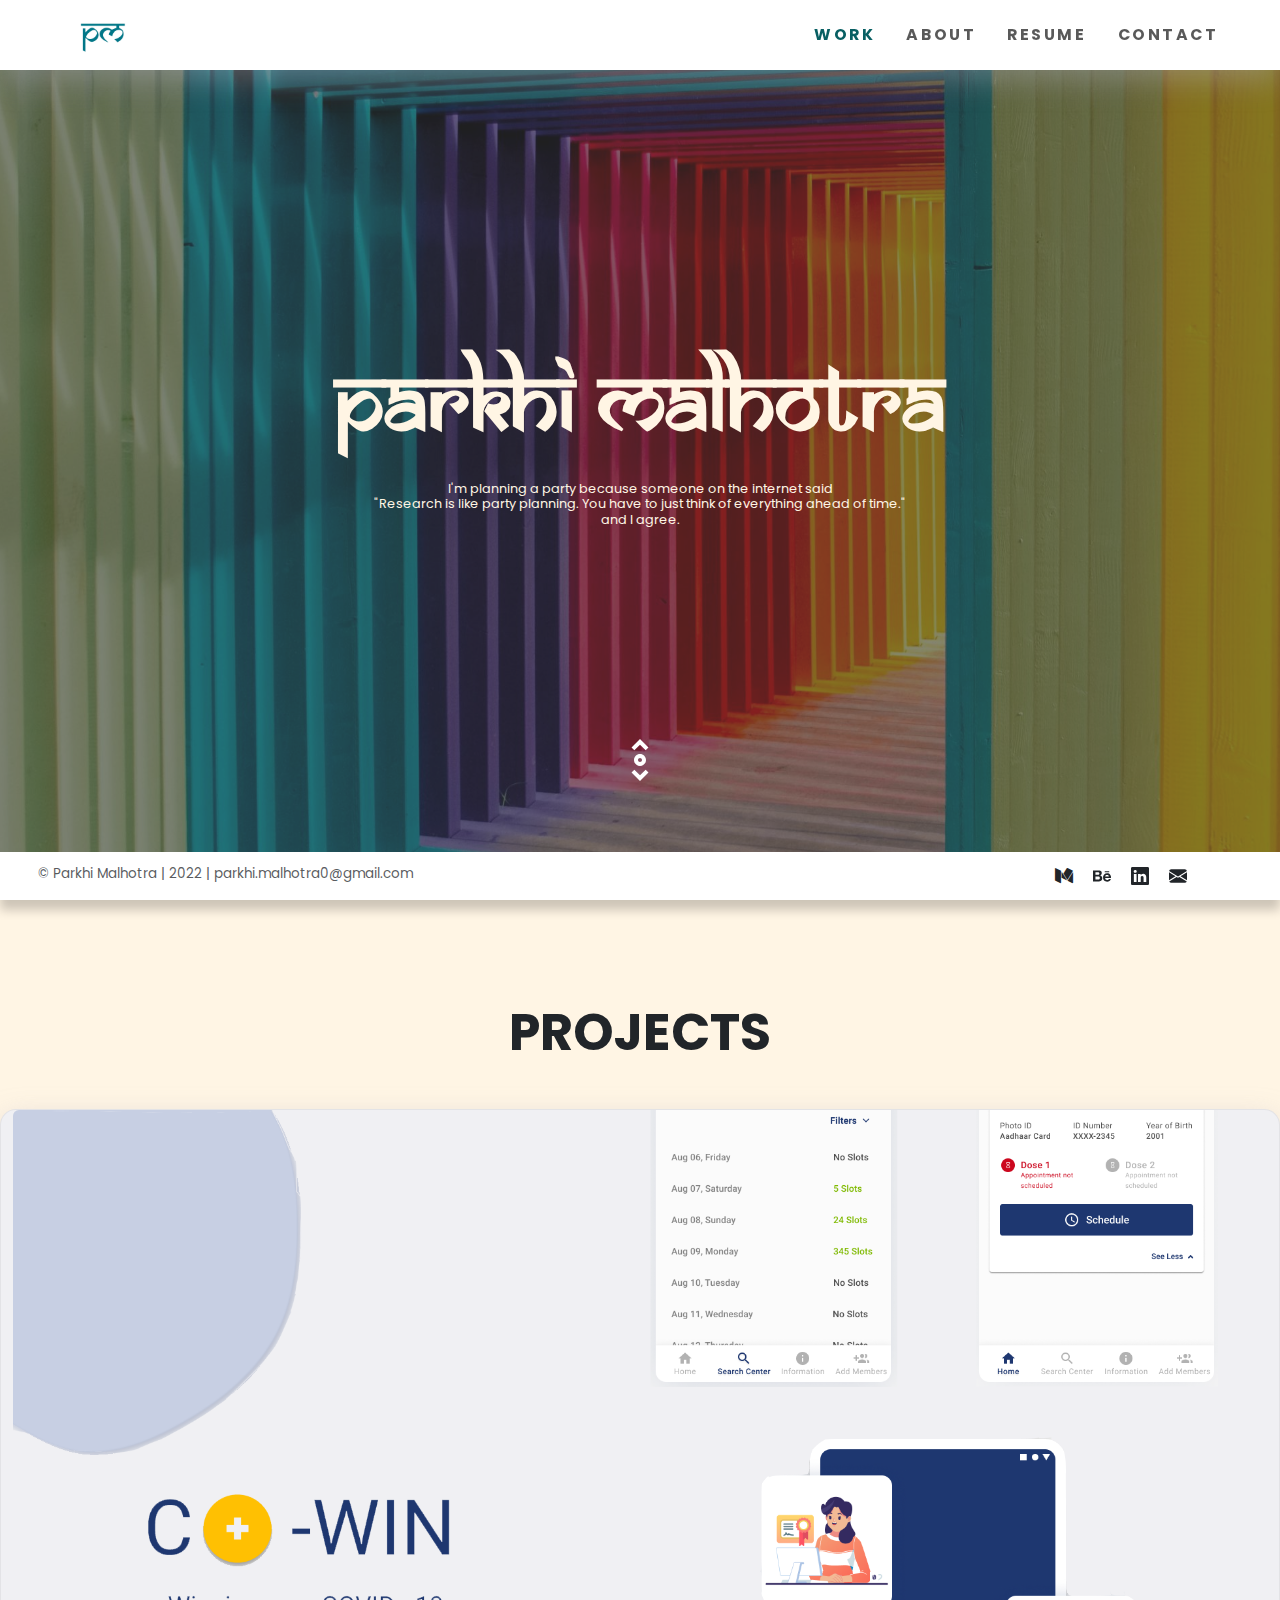
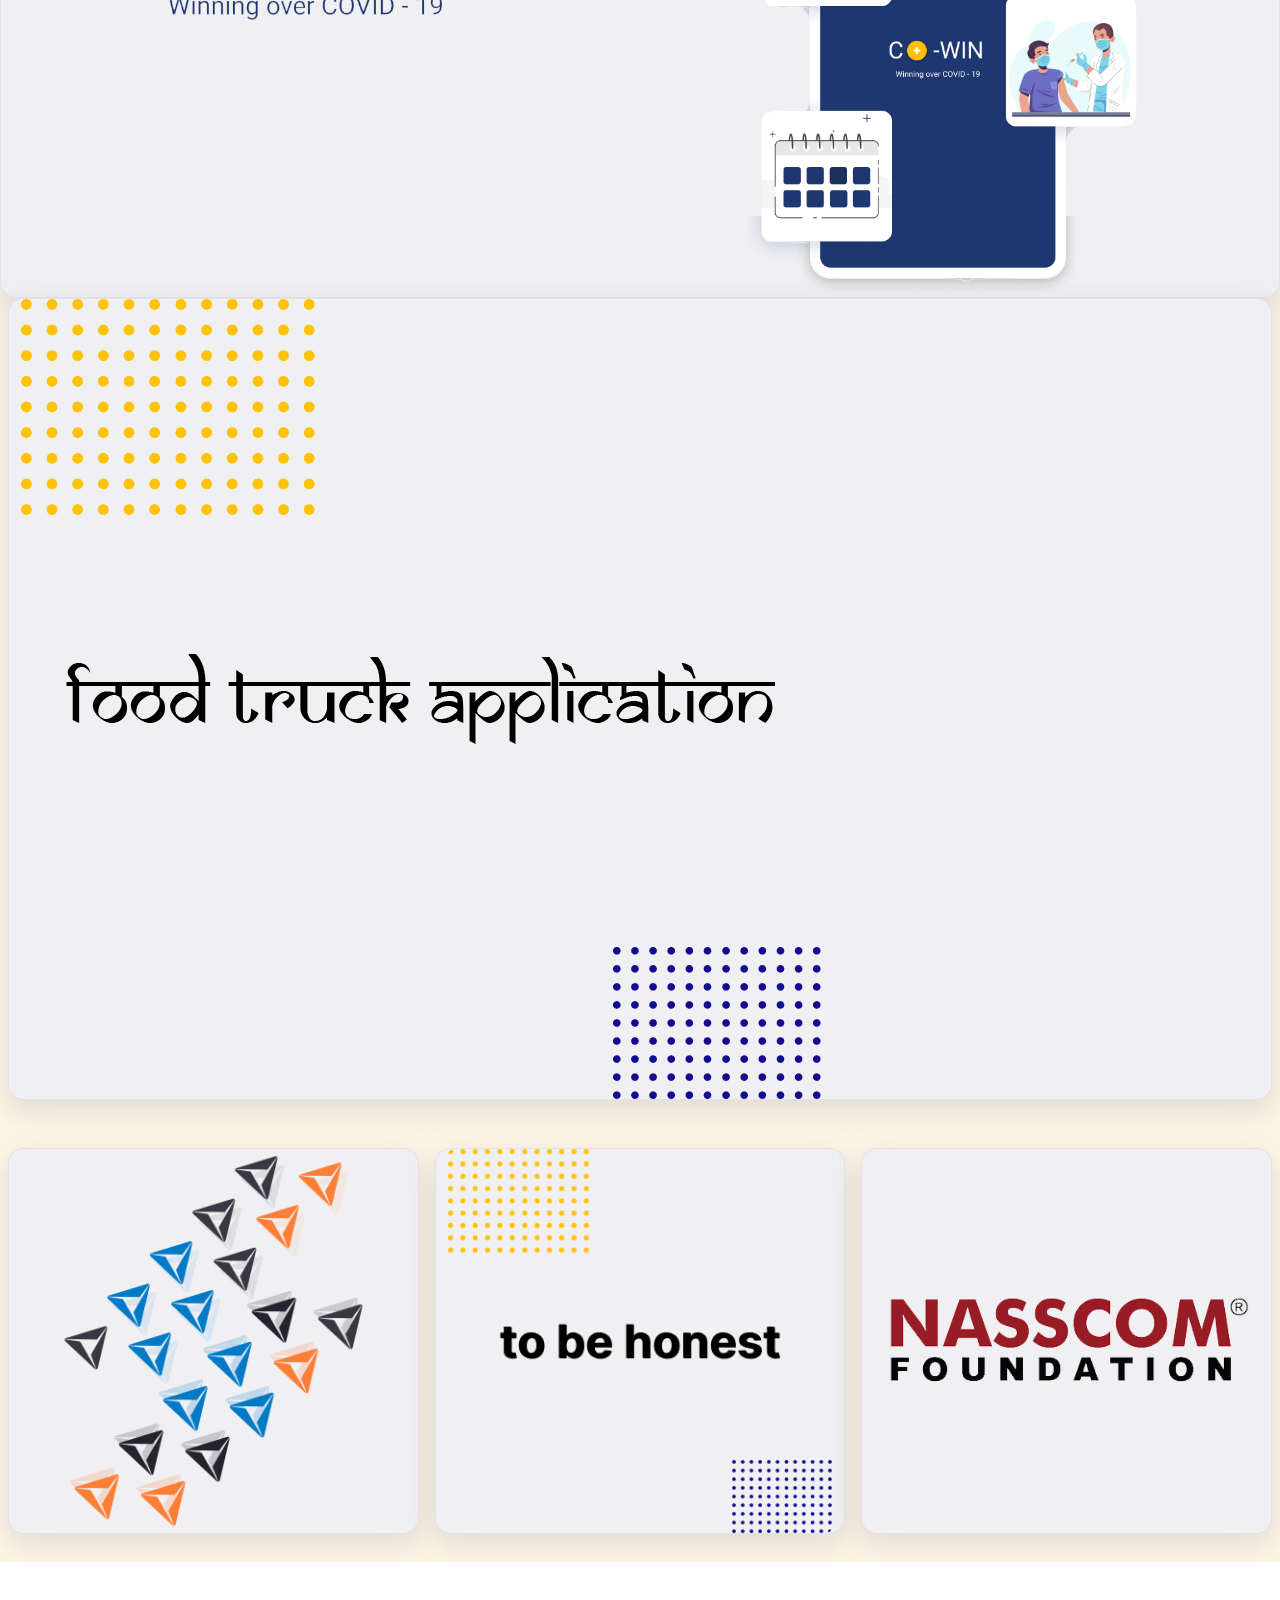
<file: index.html>
<!DOCTYPE html>
<html data-bs-theme="light" lang="en">

<head>
    <meta charset="utf-8">
    <meta name="viewport" content="width=device-width, initial-scale=1.0, shrink-to-fit=no">
    <title>Purkkhi</title>
    <link rel="stylesheet" href="assets/bootstrap/css/bootstrap.min.css">
    <link rel="stylesheet" href="https://fonts.googleapis.com/css?family=Annie+Use+Your+Telescope&amp;display=swap">
    <link rel="stylesheet" href="https://fonts.googleapis.com/css?family=Caveat&amp;display=swap">
    <link rel="stylesheet" href="https://fonts.googleapis.com/css?family=Poppins&amp;display=swap">
    <link rel="stylesheet" href="assets/css/Samarkan.css">
    <link rel="stylesheet" href="assets/css/Sofia%20Pro.css">
    <link rel="stylesheet" href="assets/fonts/font-awesome.min.css">
    <link rel="stylesheet" href="assets/css/Footer-Multi-Column-icons.css">
    <link rel="stylesheet" href="assets/css/Hero-Clean-images-1.css">
    <link rel="stylesheet" href="assets/css/snip1577.css">
</head>

<body style="margin:0px!important;">
    <nav class="navbar navbar-expand-md fixed-top navbar-light" id="navbar">
        <div class="container-fluid"><a class="navbar-brand" href="index.html"><img src="assets/img/logooo.jpeg" style="max-height: 6vh;"></a><button data-bs-toggle="collapse" class="navbar-toggler" data-bs-target="#navcol-1"><span class="visually-hidden">Toggle navigation</span><span class="navbar-toggler-icon"></span></button>
            <div class="collapse navbar-collapse" id="navcol-1">
                <ul class="navbar-nav ms-auto">
                    <li class="nav-item"><a class="nav-link active m-auto" href="index.html">Work</a></li>
                    <li class="nav-item"><a class="nav-link m-auto" href="about.html">About</a></li>
                    <li class="nav-item"><a class="nav-link m-auto" href="https://github.com/malhotraparkhi/Resume/blob/main/Parkhi%20Malhotra%20-%20Resume.pdf" target="_blank">RESUME</a></li>
                    <li class="nav-item" style="/*background: #085F63;*/border-radius: 4px;"><a class="nav-link" href="mailto:parkhi.malhotra0@gmail.com">Contact</a></li>
                </ul>
            </div>
        </div>
    </nav>
    <section class="d-flex flex-column justify-content-center align-items-center mx-auto" id="bitmoji-about" style="height: 100vh;margin: 0% 0% 0% 0%;color: white;background: url(&quot;assets/img/robert-katzki-jbtfM0XBeRc-unsplash.jpg&quot;) center / cover no-repeat;padding: 0px;">
        <div class="row gy-4 gy-md-0" style="height: 100%;width: 100%;background: rgba(51,51,51,0.6);box-shadow: 0px 10px 10px rgba(0,0,0,0.2);margin: 0px;">
            <div class="col text-center text-md-start d-flex d-sm-flex d-md-flex justify-content-start align-items-center align-items-md-center" style="font-family: 'Poppins';">
                <div class="mx-auto" id="homehead-div" style="text-align: center;">
                    <h2 class="text-uppercase fw-bold" style="font-family: Samarkan;font-size: 10vh;color: #FFF5E4;">PARKHI MALHOTRA</h2>
                    <h2 class="fw-bold" id="subhead-l" style="font-size: 1vw;color: #FFF5E4;"><br><span style="font-weight: normal !important;">I'm planning a party because someone on the internet said </span><br><span style="font-weight: normal !important;">"Research is like party planning. You have to just think of everything ahead of time." </span><br><span style="font-weight: normal !important;">and I agree.</span><br><br></h2>
                    <h2 class="fw-bold" id="subhead-p" style="font-size: 1.5vh;color: #FFF5E4;"><br><span style="font-weight: normal !important;">I'm planning a party because someone on the internet said "Research is like party planning. You have to just think of everything ahead of time." and I agree.</span><br><br></h2>
                </div>
            </div>
        </div>
        <div style="cursor:pointer;padding: 2%;text-align: center;position:absolute;bottom:10%;" onclick="document.getElementById(&quot;work-exp-p&quot;).scrollIntoView();"><svg xmlns="http://www.w3.org/2000/svg" width="1em" height="1em" viewBox="0 0 24 24" fill="none" style="font-size:3rem;" onclick="document.getElementById(&quot;work-exp-l&quot;).scrollIntoView();">
                <path d="M9.17154 16.8182L7.75732 18.2324L12 22.475L16.2426 18.2324L14.8284 16.8182L12 19.6466L9.17154 16.8182Z" fill="currentColor"></path>
                <path d="M14.8284 7.182L16.2426 5.76779L12 1.52515L7.75733 5.76779L9.17155 7.182L12 4.35357L14.8284 7.182Z" fill="currentColor"></path>
                <path fill-rule="evenodd" clip-rule="evenodd" d="M12 9.00018C13.6569 9.00018 15 10.3433 15 12.0002C15 13.657 13.6569 15.0002 12 15.0002C10.3431 15.0002 9 13.657 9 12.0002C9 10.3433 10.3431 9.00018 12 9.00018ZM12 11.0002C12.5523 11.0002 13 11.4479 13 12.0002C13 12.5525 12.5523 13.0002 12 13.0002C11.4477 13.0002 11 12.5525 11 12.0002C11 11.4479 11.4477 11.0002 12 11.0002Z" fill="currentColor"></path>
            </svg></div>
    </section>
    <section class="flex-column justify-content-center align-items-center mx-auto" id="work-exp-l" style="padding: 0%;width: 100%;min-height: 100vh;margin: 0% 0% 3% 0%;background: #FFF5E4;">
        <h2 class="text-uppercase fw-bold" style="font-size: 4vw;font-family: 'Poppins';margin: 8% 0% 2% 0%;">PROJECTS</h2>
        <div class="row d-flex flex-row justify-content-center" style="width:100%;margin:20px 0px">
            <div class="col-xxl-7 workexp-cols snip1577" style="margin:0px 8px;" onclick="window.open(&quot;https://medium.com/design-bootcamp/case-study-co-win-mobile-application-concept-1673a0535c91&quot;,&quot;_blank&quot;);">
                <div class="workexp-img"><img class="rounded img-fluid d-block" src="assets/img/Cowin%20cover%20image%202.png"></div>
                <div class="figcaption">
                    <h3><strong>Co-Win: Mobile Application Concept</strong><br></h3>
                </div>
            </div>
            <div class="col workexp-cols snip1577" style="width:39%;margin:0px 8px;" onclick="window.open(&quot;https://github.com/malhotraparkhi/Food-Truck-Application/blob/main/Food%20Truck%20Application.pdf&quot;,&quot;_blank&quot;);">
                <div class="workexp-img" style="height: 100%;"><img src="assets/img/foodtruck.png"></div>
                <div class="figcaption">
                    <h3>Food Truck Application</h3>
                </div>
            </div>
        </div>
        <div class="row d-flex flex-column justify-content-center mx-auto flex-sm-column flex-md-column flex-lg-column flex-xl-row flex-xxl-row" style="width:100%;margin:20px 0px">
            <div class="col d-flex justify-content-center workexp-cols snip1577 group-3" style="margin: 8px;" onclick="window.open(&quot;https://medium.com/@malhotraparkhi/an-overview-of-the-work-i-carried-out-during-my-ux-internship-at-sanridge-47f2dd9a9f83&quot;,&quot;_blank&quot;);">
                <div class="workexp-img" style="height: 100%;"><img src="assets/img/Group%204972.png"></div>
                <div class="figcaption">
                    <h3>SanRidge x Excelli</h3>
                </div>
            </div>
            <div class="col d-flex justify-content-center workexp-cols snip1577 group-3" style="margin: 8px;">
                <div><img class="rounded img-fluid d-block w-100 fit-cover workexp-img" src="assets/img/tbhccc.png"></div>
                <div class="figcaption">
                    <h3>TBH Circle</h3>
                </div>
            </div>
            <div class="col d-flex justify-content-center workexp-cols snip1577 group-3" style="margin: 8px;">
                <div class="d-flex"><img class="rounded img-fluid d-block w-100 fit-cover workexp-img" src="assets/img/nasscom%20foundation.png"></div>
                <div class="figcaption">
                    <h3>NASSCOM Foundation</h3>
                </div>
            </div>
        </div>
    </section>
    <section class="flex-column justify-content-center align-items-center mx-auto" id="work-exp-p" style="padding-top: 10%;width: 100%;min-height: 100vh;margin: 0% 0% 8% 0%;background: #FFF5E4;">
        <h2 class="text-uppercase fw-bold" style="font-size: 6vh;font-family: 'Poppins';margin: 8% 0%;">PROJECTS</h2>
        <div class="row d-flex justify-content-center" id="projects-toprow" style="width:100%;margin:8px 0px">
            <div class="col-xxl-7 workexp-cols snip1577 group-3" style="margin:8px;" onclick="window.open(&quot;https://medium.com/design-bootcamp/case-study-co-win-mobile-application-concept-1673a0535c91&quot;,&quot;_blank&quot;);">
                <div class="workexp-img"><img class="rounded img-fluid d-block" src="assets/img/Cowin%20cover%20image%202%20square.png"></div>
                <div class="figcaption">
                    <h3><strong>Co-Win: Mobile Application Concept</strong><br></h3>
                </div>
            </div>
            <div class="col workexp-cols snip1577 group-3" style="margin:8px;" onclick="window.open(&quot;https://github.com/malhotraparkhi/Food-Truck-Application/blob/main/Food%20Truck%20Application.pdf&quot;,&quot;_blank&quot;);">
                <div class="workexp-img" style="height: 100%;"><img src="assets/img/foodtruck.png"></div>
                <div class="figcaption">
                    <h3>Food Truck Application</h3>
                </div>
            </div>
        </div>
        <div class="row d-flex flex-column justify-content-center mx-auto flex-sm-column flex-md-column flex-lg-column flex-xl-row flex-xxl-row" style="width: 100%;margin: 8px 0px 30% 0px;">
            <div class="col d-flex justify-content-center mx-auto workexp-cols snip1577 group-3" style="margin: 8px;" onclick="window.open(&quot;https://medium.com/@malhotraparkhi/an-overview-of-the-work-i-carried-out-during-my-ux-internship-at-sanridge-47f2dd9a9f83&quot;,&quot;_blank&quot;);">
                <div class="workexp-img" style="height: 100%;"><img src="assets/img/Group%204972.png"></div>
                <div class="figcaption">
                    <h3>SanRidge x Excelli</h3>
                </div>
            </div>
            <div class="col d-flex justify-content-center mx-auto workexp-cols snip1577 group-3" style="margin: 8px;">
                <div><img class="rounded img-fluid d-block w-100 fit-auto workexp-img" src="assets/img/tbhccc.png"></div>
                <div class="figcaption">
                    <h3>TBH Circle</h3>
                </div>
            </div>
            <div class="col d-flex justify-content-center mx-auto workexp-cols snip1577 group-3" style="margin: 8px;">
                <div><img class="rounded img-fluid d-block w-100 fit-cover workexp-img" src="assets/img/nasscom%20foundation.png"></div>
                <div class="figcaption">
                    <h3>NASSCOM Foundation</h3>
                </div>
            </div>
        </div>
    </section>
    <footer id="footer-l" class="footer-holder">
        <p class="text-muted mb-0 copyright-statement">© Parkhi Malhotra |&nbsp;2022 | parkhi.malhotra0@gmail.com</p>
        <ul class="list-inline d-flex flex-row justify-content-center align-items-center" id="social-icons">
            <li class="list-inline-item d-flex justify-content-center align-items-center icons" onclick="window.open(&quot;https://medium.com/@malhotraparkhi&quot;,&quot;_blank&quot;);"><i class="fa fa-medium"></i></li>
            <li class="list-inline-item d-flex justify-content-center align-items-center icons" onclick="window.open(&quot;https://www.behance.net/parkhimalhotra&quot;,&quot;_blank&quot;);"><svg xmlns="http://www.w3.org/2000/svg" width="1em" height="1em" fill="currentColor" viewBox="0 0 16 16" class="bi bi-behance">
                    <path d="M4.654 3c.461 0 .887.035 1.278.14.39.07.711.216.996.391.286.176.497.426.641.747.14.32.216.711.216 1.137 0 .496-.106.922-.356 1.242-.215.32-.566.606-.997.817.606.176 1.067.496 1.348.922.281.426.461.957.461 1.563 0 .496-.105.922-.285 1.278a2.317 2.317 0 0 1-.782.887c-.32.215-.711.39-1.137.496a5.329 5.329 0 0 1-1.278.176L0 12.803V3h4.654zm-.285 3.978c.39 0 .71-.105.957-.285.246-.18.355-.497.355-.887 0-.216-.035-.426-.105-.567a.981.981 0 0 0-.32-.355 1.84 1.84 0 0 0-.461-.176c-.176-.035-.356-.035-.567-.035H2.17v2.31c0-.005 2.2-.005 2.2-.005zm.105 4.193c.215 0 .426-.035.606-.07.176-.035.356-.106.496-.216s.25-.215.356-.39c.07-.176.14-.391.14-.641 0-.496-.14-.852-.426-1.102-.285-.215-.676-.32-1.137-.32H2.17v2.734h2.305v.005zm6.858-.035c.286.285.711.426 1.278.426.39 0 .746-.106 1.032-.286.285-.215.46-.426.53-.64h1.74c-.286.851-.712 1.457-1.278 1.848-.566.355-1.243.566-2.06.566a4.135 4.135 0 0 1-1.527-.285 2.827 2.827 0 0 1-1.137-.782 2.851 2.851 0 0 1-.712-1.172c-.175-.461-.25-.957-.25-1.528 0-.531.07-1.032.25-1.493.18-.46.426-.852.747-1.207.32-.32.711-.606 1.137-.782a4.018 4.018 0 0 1 1.493-.285c.606 0 1.137.105 1.598.355.46.25.817.532 1.102.958.285.39.496.851.641 1.348.07.496.105.996.07 1.563h-5.15c0 .58.21 1.11.496 1.396zm2.24-3.732c-.25-.25-.642-.391-1.103-.391-.32 0-.566.07-.781.176-.215.105-.356.25-.496.39a.957.957 0 0 0-.25.497c-.036.175-.07.32-.07.46h3.196c-.07-.526-.25-.882-.497-1.132zm-3.127-3.728h3.978v.957h-3.978v-.957z"></path>
                </svg></li>
            <li class="list-inline-item d-flex justify-content-center align-items-center icons" onclick="window.open(&quot;https://www.linkedin.com/in/parkhi-malhotra-a0358b18a/&quot;,&quot;_blank&quot;);"><svg xmlns="http://www.w3.org/2000/svg" width="1em" height="1em" fill="currentColor" viewBox="0 0 16 16" class="bi bi-linkedin">
                    <path d="M0 1.146C0 .513.526 0 1.175 0h13.65C15.474 0 16 .513 16 1.146v13.708c0 .633-.526 1.146-1.175 1.146H1.175C.526 16 0 15.487 0 14.854V1.146zm4.943 12.248V6.169H2.542v7.225h2.401zm-1.2-8.212c.837 0 1.358-.554 1.358-1.248-.015-.709-.52-1.248-1.342-1.248-.822 0-1.359.54-1.359 1.248 0 .694.521 1.248 1.327 1.248h.016zm4.908 8.212V9.359c0-.216.016-.432.08-.586.173-.431.568-.878 1.232-.878.869 0 1.216.662 1.216 1.634v3.865h2.401V9.25c0-2.22-1.184-3.252-2.764-3.252-1.274 0-1.845.7-2.165 1.193v.025h-.016a5.54 5.54 0 0 1 .016-.025V6.169h-2.4c.03.678 0 7.225 0 7.225h2.4z"></path>
                </svg></li>
            <li class="list-inline-item d-flex justify-content-center align-items-center icons" onclick="window.open(&quot;mailto:parkhi.malhotra0@gmail.com&quot;)"><svg xmlns="http://www.w3.org/2000/svg" width="1em" height="1em" fill="currentColor" viewBox="0 0 16 16" class="bi bi-envelope-fill">
                    <path d="M.05 3.555A2 2 0 0 1 2 2h12a2 2 0 0 1 1.95 1.555L8 8.414.05 3.555ZM0 4.697v7.104l5.803-3.558L0 4.697ZM6.761 8.83l-6.57 4.027A2 2 0 0 0 2 14h12a2 2 0 0 0 1.808-1.144l-6.57-4.027L8 9.586l-1.239-.757Zm3.436-.586L16 11.801V4.697l-5.803 3.546Z"></path>
                </svg></li>
        </ul>
    </footer>
    <footer class="flex-column-reverse justify-content-center footer-holder" id="footer-p" style="margin-top:5%;">
        <p class="text-muted mb-0 copyright-statement" style="text-align:center;padding:0% 0% 2% 0%;">© Parkhi Malhotra |&nbsp;2022 | parkhi.malhotra0@gmail.com</p>
        <ul class="list-inline d-flex flex-row justify-content-center align-items-center" id="social-icons-1" style="padding:2% 0% 0% 0%;">
            <li class="list-inline-item d-flex justify-content-center align-items-center icons" onclick="window.open(&quot;https://medium.com/@malhotraparkhi&quot;,&quot;_blank&quot;);"><i class="fa fa-medium"></i></li>
            <li class="list-inline-item d-flex justify-content-center align-items-center icons" onclick="window.open(&quot;https://www.behance.net/parkhimalhotra&quot;,&quot;_blank&quot;);"><svg xmlns="http://www.w3.org/2000/svg" width="1em" height="1em" fill="currentColor" viewBox="0 0 16 16" class="bi bi-behance">
                    <path d="M4.654 3c.461 0 .887.035 1.278.14.39.07.711.216.996.391.286.176.497.426.641.747.14.32.216.711.216 1.137 0 .496-.106.922-.356 1.242-.215.32-.566.606-.997.817.606.176 1.067.496 1.348.922.281.426.461.957.461 1.563 0 .496-.105.922-.285 1.278a2.317 2.317 0 0 1-.782.887c-.32.215-.711.39-1.137.496a5.329 5.329 0 0 1-1.278.176L0 12.803V3h4.654zm-.285 3.978c.39 0 .71-.105.957-.285.246-.18.355-.497.355-.887 0-.216-.035-.426-.105-.567a.981.981 0 0 0-.32-.355 1.84 1.84 0 0 0-.461-.176c-.176-.035-.356-.035-.567-.035H2.17v2.31c0-.005 2.2-.005 2.2-.005zm.105 4.193c.215 0 .426-.035.606-.07.176-.035.356-.106.496-.216s.25-.215.356-.39c.07-.176.14-.391.14-.641 0-.496-.14-.852-.426-1.102-.285-.215-.676-.32-1.137-.32H2.17v2.734h2.305v.005zm6.858-.035c.286.285.711.426 1.278.426.39 0 .746-.106 1.032-.286.285-.215.46-.426.53-.64h1.74c-.286.851-.712 1.457-1.278 1.848-.566.355-1.243.566-2.06.566a4.135 4.135 0 0 1-1.527-.285 2.827 2.827 0 0 1-1.137-.782 2.851 2.851 0 0 1-.712-1.172c-.175-.461-.25-.957-.25-1.528 0-.531.07-1.032.25-1.493.18-.46.426-.852.747-1.207.32-.32.711-.606 1.137-.782a4.018 4.018 0 0 1 1.493-.285c.606 0 1.137.105 1.598.355.46.25.817.532 1.102.958.285.39.496.851.641 1.348.07.496.105.996.07 1.563h-5.15c0 .58.21 1.11.496 1.396zm2.24-3.732c-.25-.25-.642-.391-1.103-.391-.32 0-.566.07-.781.176-.215.105-.356.25-.496.39a.957.957 0 0 0-.25.497c-.036.175-.07.32-.07.46h3.196c-.07-.526-.25-.882-.497-1.132zm-3.127-3.728h3.978v.957h-3.978v-.957z"></path>
                </svg></li>
            <li class="list-inline-item d-flex justify-content-center align-items-center icons" onclick="window.open(&quot;https://www.linkedin.com/in/parkhi-malhotra-a0358b18a/&quot;,&quot;_blank&quot;);"><svg xmlns="http://www.w3.org/2000/svg" width="1em" height="1em" fill="currentColor" viewBox="0 0 16 16" class="bi bi-linkedin">
                    <path d="M0 1.146C0 .513.526 0 1.175 0h13.65C15.474 0 16 .513 16 1.146v13.708c0 .633-.526 1.146-1.175 1.146H1.175C.526 16 0 15.487 0 14.854V1.146zm4.943 12.248V6.169H2.542v7.225h2.401zm-1.2-8.212c.837 0 1.358-.554 1.358-1.248-.015-.709-.52-1.248-1.342-1.248-.822 0-1.359.54-1.359 1.248 0 .694.521 1.248 1.327 1.248h.016zm4.908 8.212V9.359c0-.216.016-.432.08-.586.173-.431.568-.878 1.232-.878.869 0 1.216.662 1.216 1.634v3.865h2.401V9.25c0-2.22-1.184-3.252-2.764-3.252-1.274 0-1.845.7-2.165 1.193v.025h-.016a5.54 5.54 0 0 1 .016-.025V6.169h-2.4c.03.678 0 7.225 0 7.225h2.4z"></path>
                </svg></li>
            <li class="list-inline-item d-flex justify-content-center align-items-center icons" onclick="window.open(&quot;mailto:parkhi.malhotra0@gmail.com&quot;)"><svg xmlns="http://www.w3.org/2000/svg" width="1em" height="1em" fill="currentColor" viewBox="0 0 16 16" class="bi bi-envelope-fill">
                    <path d="M.05 3.555A2 2 0 0 1 2 2h12a2 2 0 0 1 1.95 1.555L8 8.414.05 3.555ZM0 4.697v7.104l5.803-3.558L0 4.697ZM6.761 8.83l-6.57 4.027A2 2 0 0 0 2 14h12a2 2 0 0 0 1.808-1.144l-6.57-4.027L8 9.586l-1.239-.757Zm3.436-.586L16 11.801V4.697l-5.803 3.546Z"></path>
                </svg></li>
        </ul>
    </footer>
    <script src="assets/bootstrap/js/bootstrap.min.js"></script>
    <script src="assets/js/slidechange.js"></script>
</body>

</html>
</file>
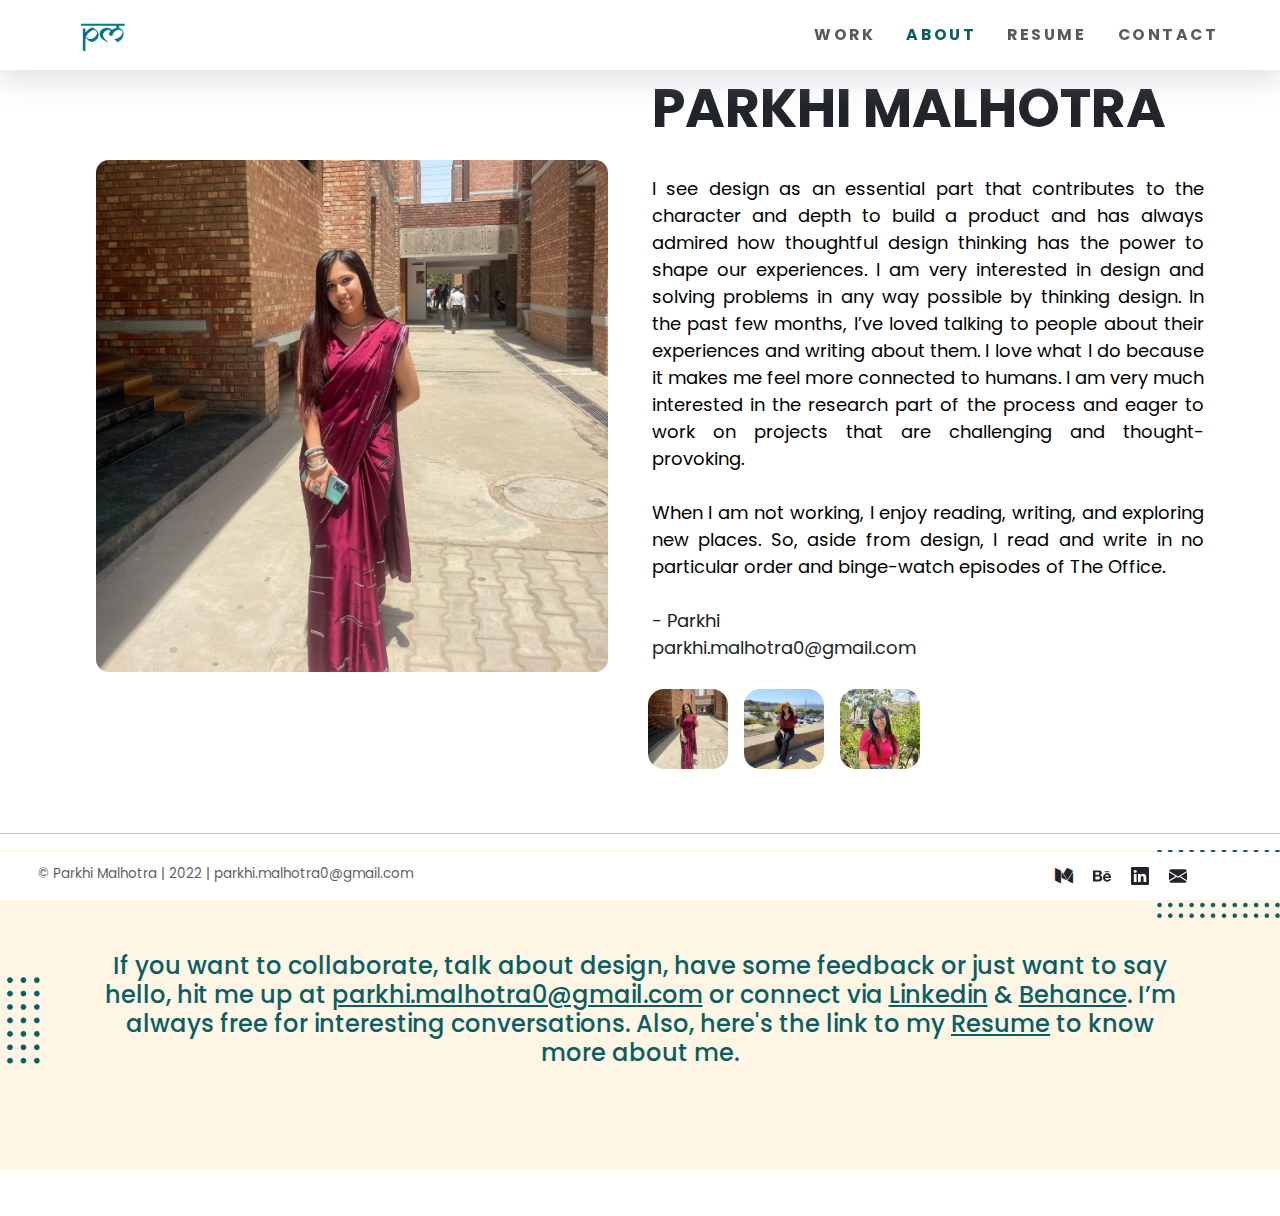
<file: about.html>
<!DOCTYPE html>
<html data-bs-theme="light" lang="en">

<head>
    <meta charset="utf-8">
    <meta name="viewport" content="width=device-width, initial-scale=1.0, shrink-to-fit=no">
    <title>Purkkhi</title>
    <link rel="stylesheet" href="assets/bootstrap/css/bootstrap.min.css">
    <link rel="stylesheet" href="https://fonts.googleapis.com/css?family=Annie+Use+Your+Telescope&amp;display=swap">
    <link rel="stylesheet" href="https://fonts.googleapis.com/css?family=Caveat&amp;display=swap">
    <link rel="stylesheet" href="https://fonts.googleapis.com/css?family=Poppins&amp;display=swap">
    <link rel="stylesheet" href="assets/css/Samarkan.css">
    <link rel="stylesheet" href="assets/css/Sofia%20Pro.css">
    <link rel="stylesheet" href="assets/fonts/font-awesome.min.css">
    <link rel="stylesheet" href="assets/css/Footer-Multi-Column-icons.css">
    <link rel="stylesheet" href="assets/css/Hero-Clean-images-1.css">
    <link rel="stylesheet" href="assets/css/snip1577.css">
</head>

<body>
    <nav class="navbar navbar-expand-md fixed-top navbar-light" id="navbar">
        <div class="container-fluid"><a class="navbar-brand" href="index.html"><img src="assets/img/logooo.jpeg" style="max-height: 6vh;"></a><button data-bs-toggle="collapse" class="navbar-toggler" data-bs-target="#navcol-1"><span class="visually-hidden">Toggle navigation</span><span class="navbar-toggler-icon"></span></button>
            <div class="collapse navbar-collapse" id="navcol-1">
                <ul class="navbar-nav ms-auto">
                    <li class="nav-item"><a class="nav-link m-auto" href="index.html">Work</a></li>
                    <li class="nav-item"><a class="nav-link active m-auto" href="about.html">About</a></li>
                    <li class="nav-item"><a class="nav-link m-auto" href="https://github.com/malhotraparkhi/Resume/blob/main/Parkhi%20Malhotra%20-%20Resume.pdf" target="_blank">RESUME</a></li>
                    <li class="nav-item" style="/*background: #085F63;*/border-radius: 4px;"><a class="nav-link" href="mailto:parkhi.malhotra0@gmail.com">Contact</a></li>
                </ul>
            </div>
        </div>
    </nav>
    <section class="d-flex flex-row justify-content-center align-items-center mx-auto" id="bitmoji-about">
        <div class="row g-0" style="height: 100%;">
            <div class="col-md-6" id="pic-l" style="padding: 0%;justify-content: center;align-items: center;">
                <div id="bitmoji-div" style="background-image: url(&quot;assets/img/dp1.jpeg&quot;);"></div>
            </div>
            <div class="col-md-6" id="pic-p" style="height: 100%;width: 100%;padding: 0%;justify-content: center;align-items: center;">
                <div id="bitmoji-div-p" style="background: url(&quot;assets/img/dp1.jpeg&quot;) center / cover no-repeat;"></div>
            </div>
            <div class="col text-center text-md-start d-flex flex-column" style="font-family: 'Poppins'">
                <div style="padding: 2%;">
                    <h2 class="text-uppercase fw-bold" style="font-size: 6vh;font-family: 'Poppins';">PARKHI MALHOTRA</h2>
                    <p style="margin: 0;text-align: justify;font-size: 2vh;"><br><span style="color: rgb(0, 0, 0); background-color: transparent;">I see design as an essential part that contributes to the character and depth to build a product and has always admired how thoughtful design thinking has the power to shape our experiences. I am very interested in design and solving problems in any way possible by thinking design. In the past few months, I’ve loved talking to people about their experiences and writing about them. I love what I do because it makes me feel more connected to humans. I am very much interested in the research part of the process and eager to work on projects that are challenging and thought-provoking.</span><br><br><span style="color: rgb(0, 0, 0); background-color: transparent;">When I am not working, I enjoy reading, writing, and exploring new places. So, aside from design, I read and write in no particular order and binge-watch episodes of The Office.</span><br><br><span style="color: rgb(32, 33, 36);">- Parkhi</span><br></p>
                    <p style="font-size: 2vh;font-family: 'Poppins';text-align: left;">parkhi.malhotra0@gmail.com</p>
                </div>
                <div id="image-carousel"><img class="about-carousel-slides" src="assets/img/dp1.jpeg" onclick="slideswitcher(2)"><img class="about-carousel-slides" src="assets/img/dp2.jpg" onclick="slideswitcher(0)"><img class="about-carousel-slides" src="assets/img/dp3.jpg" onclick="slideswitcher(1)"></div>
            </div>
        </div>
    </section>
    <hr>
    <section id="grid-l" style="margin: 0% 0% 3% 0%;">
        <div class="d-flex flex-column justify-content-center flex-sm-column flex-md-column flex-lg-column flex-xl-row flex-xxl-row">
            <h4 class="about-highlight" style="background: url(&quot;assets/img/about-highlight.png&quot;) top / contain no-repeat, #FFF5E4;">If you want to collaborate, talk about design, have some feedback or just want to say hello, hit me up at <span onclick="window.open(&quot;mailto:parkhi.malhotra0@gmail.com&quot;);" style="text-decoration:underline;cursor:pointer;">parkhi.malhotra0@gmail.com</span>&nbsp;or connect via <span onclick="window.open(&quot;https://www.linkedin.com/in/parkhi-malhotra-a0358b18a/&quot;,&quot;_blank&quot;);" style="text-decoration:underline;cursor:pointer;">Linkedin</span>&nbsp;&amp;&nbsp;<span onclick="window.open(&quot;https://www.behance.net/parkhimalhotra&quot;,&quot;_blank&quot;);" style="text-decoration:underline;cursor:pointer;">Behance</span>. I’m always free for interesting conversations. Also, here's the link to my&nbsp;<span onclick="window.open(&quot;https://github.com/malhotraparkhi/Resume/blob/main/Parkhi%20Malhotra%20-%20Resume.pdf&quot;,&quot;_blank&quot;);" style="text-decoration:underline;cursor:pointer;">Resume</span>&nbsp;to know more about me.</h4>
        </div>
    </section>
    <footer id="footer-l" class="footer-holder">
        <p class="text-muted mb-0 copyright-statement">© Parkhi Malhotra |&nbsp;2022 | parkhi.malhotra0@gmail.com</p>
        <ul class="list-inline d-flex flex-row justify-content-center align-items-center" id="social-icons">
            <li class="list-inline-item d-flex justify-content-center align-items-center icons" onclick="window.open(&quot;https://medium.com/@malhotraparkhi&quot;,&quot;_blank&quot;);"><i class="fa fa-medium"></i></li>
            <li class="list-inline-item d-flex justify-content-center align-items-center icons" onclick="window.open(&quot;https://www.behance.net/parkhimalhotra&quot;,&quot;_blank&quot;);"><svg xmlns="http://www.w3.org/2000/svg" width="1em" height="1em" fill="currentColor" viewBox="0 0 16 16" class="bi bi-behance">
                    <path d="M4.654 3c.461 0 .887.035 1.278.14.39.07.711.216.996.391.286.176.497.426.641.747.14.32.216.711.216 1.137 0 .496-.106.922-.356 1.242-.215.32-.566.606-.997.817.606.176 1.067.496 1.348.922.281.426.461.957.461 1.563 0 .496-.105.922-.285 1.278a2.317 2.317 0 0 1-.782.887c-.32.215-.711.39-1.137.496a5.329 5.329 0 0 1-1.278.176L0 12.803V3h4.654zm-.285 3.978c.39 0 .71-.105.957-.285.246-.18.355-.497.355-.887 0-.216-.035-.426-.105-.567a.981.981 0 0 0-.32-.355 1.84 1.84 0 0 0-.461-.176c-.176-.035-.356-.035-.567-.035H2.17v2.31c0-.005 2.2-.005 2.2-.005zm.105 4.193c.215 0 .426-.035.606-.07.176-.035.356-.106.496-.216s.25-.215.356-.39c.07-.176.14-.391.14-.641 0-.496-.14-.852-.426-1.102-.285-.215-.676-.32-1.137-.32H2.17v2.734h2.305v.005zm6.858-.035c.286.285.711.426 1.278.426.39 0 .746-.106 1.032-.286.285-.215.46-.426.53-.64h1.74c-.286.851-.712 1.457-1.278 1.848-.566.355-1.243.566-2.06.566a4.135 4.135 0 0 1-1.527-.285 2.827 2.827 0 0 1-1.137-.782 2.851 2.851 0 0 1-.712-1.172c-.175-.461-.25-.957-.25-1.528 0-.531.07-1.032.25-1.493.18-.46.426-.852.747-1.207.32-.32.711-.606 1.137-.782a4.018 4.018 0 0 1 1.493-.285c.606 0 1.137.105 1.598.355.46.25.817.532 1.102.958.285.39.496.851.641 1.348.07.496.105.996.07 1.563h-5.15c0 .58.21 1.11.496 1.396zm2.24-3.732c-.25-.25-.642-.391-1.103-.391-.32 0-.566.07-.781.176-.215.105-.356.25-.496.39a.957.957 0 0 0-.25.497c-.036.175-.07.32-.07.46h3.196c-.07-.526-.25-.882-.497-1.132zm-3.127-3.728h3.978v.957h-3.978v-.957z"></path>
                </svg></li>
            <li class="list-inline-item d-flex justify-content-center align-items-center icons" onclick="window.open(&quot;https://www.linkedin.com/in/parkhi-malhotra-a0358b18a/&quot;,&quot;_blank&quot;);"><svg xmlns="http://www.w3.org/2000/svg" width="1em" height="1em" fill="currentColor" viewBox="0 0 16 16" class="bi bi-linkedin">
                    <path d="M0 1.146C0 .513.526 0 1.175 0h13.65C15.474 0 16 .513 16 1.146v13.708c0 .633-.526 1.146-1.175 1.146H1.175C.526 16 0 15.487 0 14.854V1.146zm4.943 12.248V6.169H2.542v7.225h2.401zm-1.2-8.212c.837 0 1.358-.554 1.358-1.248-.015-.709-.52-1.248-1.342-1.248-.822 0-1.359.54-1.359 1.248 0 .694.521 1.248 1.327 1.248h.016zm4.908 8.212V9.359c0-.216.016-.432.08-.586.173-.431.568-.878 1.232-.878.869 0 1.216.662 1.216 1.634v3.865h2.401V9.25c0-2.22-1.184-3.252-2.764-3.252-1.274 0-1.845.7-2.165 1.193v.025h-.016a5.54 5.54 0 0 1 .016-.025V6.169h-2.4c.03.678 0 7.225 0 7.225h2.4z"></path>
                </svg></li>
            <li class="list-inline-item d-flex justify-content-center align-items-center icons" onclick="window.open(&quot;mailto:parkhi.malhotra0@gmail.com&quot;)"><svg xmlns="http://www.w3.org/2000/svg" width="1em" height="1em" fill="currentColor" viewBox="0 0 16 16" class="bi bi-envelope-fill">
                    <path d="M.05 3.555A2 2 0 0 1 2 2h12a2 2 0 0 1 1.95 1.555L8 8.414.05 3.555ZM0 4.697v7.104l5.803-3.558L0 4.697ZM6.761 8.83l-6.57 4.027A2 2 0 0 0 2 14h12a2 2 0 0 0 1.808-1.144l-6.57-4.027L8 9.586l-1.239-.757Zm3.436-.586L16 11.801V4.697l-5.803 3.546Z"></path>
                </svg></li>
        </ul>
    </footer>
    <footer class="flex-column-reverse justify-content-center footer-holder" id="footer-p" style="margin-top:5%;">
        <p class="text-muted mb-0 copyright-statement" style="text-align:center;padding:0% 0% 2% 0%;">© Parkhi Malhotra |&nbsp;2022 | parkhi.malhotra0@gmail.com</p>
        <ul class="list-inline d-flex flex-row justify-content-center align-items-center" id="social-icons-1" style="padding:2% 0% 0% 0%;">
            <li class="list-inline-item d-flex justify-content-center align-items-center icons" onclick="window.open(&quot;https://medium.com/@malhotraparkhi&quot;,&quot;_blank&quot;);"><i class="fa fa-medium"></i></li>
            <li class="list-inline-item d-flex justify-content-center align-items-center icons" onclick="window.open(&quot;https://www.behance.net/parkhimalhotra&quot;,&quot;_blank&quot;);"><svg xmlns="http://www.w3.org/2000/svg" width="1em" height="1em" fill="currentColor" viewBox="0 0 16 16" class="bi bi-behance">
                    <path d="M4.654 3c.461 0 .887.035 1.278.14.39.07.711.216.996.391.286.176.497.426.641.747.14.32.216.711.216 1.137 0 .496-.106.922-.356 1.242-.215.32-.566.606-.997.817.606.176 1.067.496 1.348.922.281.426.461.957.461 1.563 0 .496-.105.922-.285 1.278a2.317 2.317 0 0 1-.782.887c-.32.215-.711.39-1.137.496a5.329 5.329 0 0 1-1.278.176L0 12.803V3h4.654zm-.285 3.978c.39 0 .71-.105.957-.285.246-.18.355-.497.355-.887 0-.216-.035-.426-.105-.567a.981.981 0 0 0-.32-.355 1.84 1.84 0 0 0-.461-.176c-.176-.035-.356-.035-.567-.035H2.17v2.31c0-.005 2.2-.005 2.2-.005zm.105 4.193c.215 0 .426-.035.606-.07.176-.035.356-.106.496-.216s.25-.215.356-.39c.07-.176.14-.391.14-.641 0-.496-.14-.852-.426-1.102-.285-.215-.676-.32-1.137-.32H2.17v2.734h2.305v.005zm6.858-.035c.286.285.711.426 1.278.426.39 0 .746-.106 1.032-.286.285-.215.46-.426.53-.64h1.74c-.286.851-.712 1.457-1.278 1.848-.566.355-1.243.566-2.06.566a4.135 4.135 0 0 1-1.527-.285 2.827 2.827 0 0 1-1.137-.782 2.851 2.851 0 0 1-.712-1.172c-.175-.461-.25-.957-.25-1.528 0-.531.07-1.032.25-1.493.18-.46.426-.852.747-1.207.32-.32.711-.606 1.137-.782a4.018 4.018 0 0 1 1.493-.285c.606 0 1.137.105 1.598.355.46.25.817.532 1.102.958.285.39.496.851.641 1.348.07.496.105.996.07 1.563h-5.15c0 .58.21 1.11.496 1.396zm2.24-3.732c-.25-.25-.642-.391-1.103-.391-.32 0-.566.07-.781.176-.215.105-.356.25-.496.39a.957.957 0 0 0-.25.497c-.036.175-.07.32-.07.46h3.196c-.07-.526-.25-.882-.497-1.132zm-3.127-3.728h3.978v.957h-3.978v-.957z"></path>
                </svg></li>
            <li class="list-inline-item d-flex justify-content-center align-items-center icons" onclick="window.open(&quot;https://www.linkedin.com/in/parkhi-malhotra-a0358b18a/&quot;,&quot;_blank&quot;);"><svg xmlns="http://www.w3.org/2000/svg" width="1em" height="1em" fill="currentColor" viewBox="0 0 16 16" class="bi bi-linkedin">
                    <path d="M0 1.146C0 .513.526 0 1.175 0h13.65C15.474 0 16 .513 16 1.146v13.708c0 .633-.526 1.146-1.175 1.146H1.175C.526 16 0 15.487 0 14.854V1.146zm4.943 12.248V6.169H2.542v7.225h2.401zm-1.2-8.212c.837 0 1.358-.554 1.358-1.248-.015-.709-.52-1.248-1.342-1.248-.822 0-1.359.54-1.359 1.248 0 .694.521 1.248 1.327 1.248h.016zm4.908 8.212V9.359c0-.216.016-.432.08-.586.173-.431.568-.878 1.232-.878.869 0 1.216.662 1.216 1.634v3.865h2.401V9.25c0-2.22-1.184-3.252-2.764-3.252-1.274 0-1.845.7-2.165 1.193v.025h-.016a5.54 5.54 0 0 1 .016-.025V6.169h-2.4c.03.678 0 7.225 0 7.225h2.4z"></path>
                </svg></li>
            <li class="list-inline-item d-flex justify-content-center align-items-center icons" onclick="window.open(&quot;mailto:parkhi.malhotra0@gmail.com&quot;)"><svg xmlns="http://www.w3.org/2000/svg" width="1em" height="1em" fill="currentColor" viewBox="0 0 16 16" class="bi bi-envelope-fill">
                    <path d="M.05 3.555A2 2 0 0 1 2 2h12a2 2 0 0 1 1.95 1.555L8 8.414.05 3.555ZM0 4.697v7.104l5.803-3.558L0 4.697ZM6.761 8.83l-6.57 4.027A2 2 0 0 0 2 14h12a2 2 0 0 0 1.808-1.144l-6.57-4.027L8 9.586l-1.239-.757Zm3.436-.586L16 11.801V4.697l-5.803 3.546Z"></path>
                </svg></li>
        </ul>
    </footer>
    <script src="assets/bootstrap/js/bootstrap.min.js"></script>
    <script src="assets/js/slidechange.js"></script>
</body>

</html>
</file>
<file: assets/css/Samarkan.css>
@font-face {
	font-family: 'Samarkan';
	src: url(../../assets/fonts/SamarkanNormal.woff2) format('woff2'),
	url(../../assets/fonts/SamarkanNormal.woff) format('woff'),
	url(../../assets/fonts/SamarkanNormal.ttf) format('truetype');
	font-weight: normal;
	font-style: normal;
	font-display: swap;
}
</file>
<file: assets/css/Footer-Multi-Column-icons.css>
.bs-icon {
  --bs-icon-size: .75rem;
  display: flex;
  flex-shrink: 0;
  justify-content: center;
  align-items: center;
  font-size: var(--bs-icon-size);
  width: calc(var(--bs-icon-size) * 2);
  height: calc(var(--bs-icon-size) * 2);
  color: var(--bs-primary);
}

.bs-icon-xs {
  --bs-icon-size: 1rem;
  width: calc(var(--bs-icon-size) * 1.5);
  height: calc(var(--bs-icon-size) * 1.5);
}

.bs-icon-sm {
  --bs-icon-size: 1rem;
}

.bs-icon-md {
  --bs-icon-size: 1.5rem;
}

.bs-icon-lg {
  --bs-icon-size: 2rem;
}

.bs-icon-xl {
  --bs-icon-size: 2.5rem;
}

.bs-icon.bs-icon-primary {
  color: var(--bs-white);
  background: var(--bs-primary);
}

.bs-icon.bs-icon-primary-light {
  color: var(--bs-primary);
  background: rgba(var(--bs-primary-rgb), .2);
}

.bs-icon.bs-icon-semi-white {
  color: var(--bs-primary);
  background: rgba(255, 255, 255, .5);
}

.bs-icon.bs-icon-rounded {
  border-radius: .5rem;
}

.bs-icon.bs-icon-circle {
  border-radius: 50%;
}

#footer-links {
  display: flex;
}

#social-icons {
  width: 20%;
  margin: 0%;
}

.icons {
  margin: 1% 5%;
  font-size: 2vh;
}

.icons:hover {
  color: #085F63;
  cursor: pointer;
  transition-duration: 0.25s;
}

#navbar {
  font-size: 1.5vh;
  position: fixed;
  z-index: 1000;
  top: 0;
  padding: 0.25% 5%;
  /*width: 100%;*/
  background: white;
  font-family: 'Poppins';
  box-shadow: 0px 10px 30px rgba(174, 174, 192, 0.4);
  letter-spacing: 0.2vw;
  text-transform: uppercase;
}

.nav-link:hover {
  color: #085F63!important;
  transition: 0.4s ease-in-out;
}

.nav-item {
  margin: 0% 2%;
  font-weight: 700;
  font-size: 1.75vh;
  color: black;
}

.navbar-nav {
  justify-content: center;
}

.copyright-statement {
  font-size: 1.5vh;
  font-family: 'Poppins';
}

#bitmoji-about {
  width: 100%;
  height: 100%;
  padding: 0% 5%;
  margin: 5% 0%;
}

.footer-holder {
  padding: 1% 3%;
  background: white;
  position: fixed;
  bottom: 0;
  width: 100vw;
  flex-direction: row;
  justify-content: space-between;
  display: flex;
}

#bitmoji-contact-div {
  width: 100%;
  display: flex;
  align-items: start;
  height: 100%;
  margin: 0%;
}

#bitmoji-div-p {
  width: 100%;
  display: flex;
  align-items: center;
  justify-content: center;
  height: 60vh;
  margin: 14% 0%;
}

#bitmoji-div {
  width: 40vw;
  display: flex;
  align-items: center;
  justify-content: center;
  height: 40vw;
  border-radius: 1vw;
  margin: 0%;
  background-repeat: no-repeat;
  background-position: center;
  background-size: cover;
  transition: 0.4s ease-in-out;
}

.proj-img {
  height: 70%;
  margin: 0%;
  padding: 0%;
}

.resume-titles {
  border-bottom: 3px solid black;
  /*margin-bottom: 8%;*/
  width: max-content;
  font-size: 3vh;
  letter-spacing: 0.2vw;
}

.resume-columns {
  margin: 0%;
  padding: 1%;
}

.about-urls2 {
  color: white;
  font-family: 'Poppins';
  font-size: 2.5vh;
  text-align: center;
  width: 25%;
  padding: 2%;
  background-color: #004444;
  text-decoration: none!important;
}

.about-urls {
  font-size: 2vh;
  font-family: 'Poppins';
  color: black;
  text-decoration: none!important;
}

.about-urls2:hover {
  background-color: black;
  cursor: pointer;
  color: white;
  transition: 0.3s ease-in-out;
}

.about-urls:hover {
  color: #004c4c;
  cursor: pointer;
  transition: 0.3s ease-in-out;
}

.about-headers {
  margin-bottom: 5%;
}

.form_lqr5vh__form_label {
  font-family: 'Poppins'!important;
}

.form_lqr5vh__form_input_submit {
  background-color: black!important;
  font-family: 'Poppins'!important;
}

.form_lqr5vh__form_container {
}

.resume-divs {
  max-width: 23%;
}

::-webkit-scrollbar {
  /*cursor: none;*/
  width: 0.4rem;
  background-color: rgba(0,0,0,0.2);
}

::-webkit-scrollbar-track {
  border-radius: 0.4rem;
  box-shadow: none;
  /*cursor: none;*/
  background-color: rgba(0,0,0,0.2);
}

::-webkit-scrollbar-thumb {
  background: #2e2e2e;
  border-radius: 0.4rem;
}

::-webkit-scrollbar-thumb:hover {
  background: #e5e5e580;
}

.workexp-cols {
  border-radius: 16px;
  box-shadow: 0px 10px 30px rgba(174, 174, 192, 0.4);
  border: 1px solid rgba(0,0,0,0.05);
  cursor: pointer;
}

.workexp-img {
  margin: 0%;
}

.active {
  color: #085F63!important;
}

.workexp-cols:hover .workexp-headings {
  color: blue;
  transition: 0.3s ease-in-out;
}

.workexp-cols:hover .workexp-paragraphs {
  color: blue!important;
  transition: 0.3s ease-in-out;
}

.workexp-content {
  margin: 5% 0%;
  font-family: 'Poppins';
}

.workexp-headings {
  color: white;
  font-weight: 700;
}

.workexp-rows {
  margin: 4% 0%;
  min-width: 85vw;
  display: flex;
  flex-direction: row;
  justify-content: space-evenly;
}

.workexp-paragraphs {
  color: white!important;
}

.form_pz0u6i__form_label {
  font-family: 'Poppins'!important;
  letter-spacing: 0.1vw;
}

.form_pz0u6i__form_input_submit {
  filter: grayscale(100%) contrast(100%);
  font-family: 'Poppins'!important;
  letter-spacing: 0.1vw;
  font-weight: 100!important;
}

.form_pz0u6i_snippet_thank_you {
  font-family: 'Poppins';
  text-align: center;
  width: 100%;
}

.workexp-cols:hover {
  box-shadow: 0px 10px 30px rgba(174, 174, 192, 0.4);
  transition: 0.3s ease-in-out;
}

@media (min-width: 1200px) {
  #work-exp-p {
    display: none;
  }
}

@media (min-width: 1200px) {
  #work-exp-l {
    display: flex;
  }
}

@media (max-width: 1199px) {
  #work-exp-p {
    display: flex;
  }
}

@media (max-width: 1199px) {
  #work-exp-l {
    display: none;
  }
}

@media (min-width: 1200px) {
  #footer-p {
    display: none;
  }
}

@media (max-width: 1199px) {
  #footer-l {
    display: none;
  }
}

@media (max-width: 1199px) {
  #subhead-l {
    display: none;
  }
}

@media (min-width: 1200px) {
  #subhead-p {
    display: none;
  }
}

@media (max-width: 1199px) {
  #pic-l {
    display: none;
  }
}

@media (min-width: 1200px) {
  #pic-p {
    display: none;
  }
}

@media (max-width: 1199px) {
  #pic-p {
    display: flex!important;
  }
}

@media (min-width: 1200px) {
  #pic-l {
    display: flex;
  }
}

@media (max-width: 1199px) {
  #resume-about-l {
    display: none;
  }
}

@media (max-width: 1199px) {
  #resume-about-p {
    display: block;
  }
}

@media (min-width: 1200px) {
  #resume-about-p {
    display: none;
  }
}

@media (min-width: 1200px) {
  #resume-about-l {
    display: block;
  }
}

@media (max-width: 1199px) {
  #homehead-div {
    padding: 2%;
  }
}

@media (min-width: 1200px) {
  #homehead-div {
    padding: 6% 6% 6% 6%;
    margin: 0% 0% 0% 2%;
  }
}

.about-carousel-slides:hover {
  cursor: pointer;
  border: 1px solid rgba(8,95,99,0.5);
  transition: 0.3s ease-in-out;
}

.about-carousel-slides {
  margin: 0px 8px;
  border-radius: 1rem;
  height: 5rem;
  display: inline-flex;
  width: 5rem;
}

@media (max-width: 1199px) {
  #image-carousel {
    display: none;
  }
}

@media (max-width: 1199px) {
  #grid-p {
    display: block;
  }
}

@media (min-width: 1200px) {
  #grid-p {
    display: none;
  }
}

.about-highlight {
  padding: 8%;
  color: #085F63;
  text-align: center;
  font-family: 'Poppins';
}

@media (max-width: 1200px) {
  .about-highlight {
    margin-bottom: 8vh;
    font-size: 4vw;
  }
}

@media (min-width: 768px) and (max-width: 1200px) {
  #projects-toprow {
    flex-direction: column;
    align-items: center;
  }
}

@media (min-width: 768px) and (max-width:1200px) {
  #resume-flex {
    font-size: 2vh;
  }
}
</file>
<file: assets/css/Hero-Clean-images-1.css>
.fit-cover {
  object-fit: contain;
}
</file>
<file: assets/css/snip1577.css>
.snip1577 {
  font-family: 'Poppins';
  position: relative;
  display: inline-block;
  overflow: hidden;
  color: #FFF5E4;
  background: #f0f0f3;
  text-align: left;
  font-size: 16px;
}

.snip1577 *, .snip1577:before, .snip1577:after {
  -webkit-box-sizing: border-box;
  box-sizing: border-box;
  -webkit-transition: all 0.4s ease;
  transition: all 0.4s ease;
}

.snip1577 img {
  max-width: 100%;
  backface-visibility: visible;
  vertical-align: top;
}

.snip1577:before, .snip1577:after {
  position: absolute;
  top: 20px;
  right: 20px;
  content: '';
  background-color: #f0f0f3;
  filter: opacity(0.6);
  z-index: 1;
  opacity: 1;
}

.snip1577:before {
  width: 0;
  height: 1px;
}

.snip1577:after {
  height: 0;
  width: 1px;
}

.snip1577 > .figcaption {
  position: absolute;
  left: 0;
  bottom: 0;
  padding: 15px 20px;
}

.snip1577 h3, .snip1577 h4 {
  margin: 0;
  padding: 4% 0%;
  font-size: 1.5rem;
  font-weight: normal;
  opacity: 0;
}

.snip1577 h4 {
  font-size: .8em;
  text-transform: uppercase;
}

.snip1577 a {
  position: absolute;
  top: 0;
  bottom: 0;
  left: 0;
  right: 0;
  z-index: 1;
}

.snip1577:hover img, .snip1577.hover img {
  zoom: 1;
  filter: opacity(0.6);
  -webkit-opacity: 0.2;
  opacity: 0.2;
}

.snip1577:hover:before, .snip1577.hover:before, .snip1577:hover:after, .snip1577.hover:after {
  opacity: 1;
  -webkit-transition-delay: 0.25s;
  transition-delay: 0.25s;
}

.snip1577:hover:before, .snip1577.hover:before {
  width: 40px;
}

.snip1577:hover:after, .snip1577.hover:after {
  height: 40px;
}

.snip1577:hover h3, .snip1577.hover h3, .snip1577:hover h4, .snip1577.hover h4 {
  opacity: 1;
}

.snip1577:hover h3, .snip1577.hover h3 {
  -webkit-transition-delay: 0.3s;
  transition-delay: 0.3s;
}

.snip1577:hover h4, .snip1577.hover h4 {
  -webkit-transition-delay: 0.35s;
  transition-delay: 0.35s;
}

.snip1577:hover {
  background: rgba(16,46,54,0.91);
  transition-duration: 0.25s;
}

@media (min-width: 1200px) {
  .group-3 {
    width: 33%;
  }
}

@media (max-width: 1199px) {
  .group-3 {
    width: 90%;
  }
}
</file>
